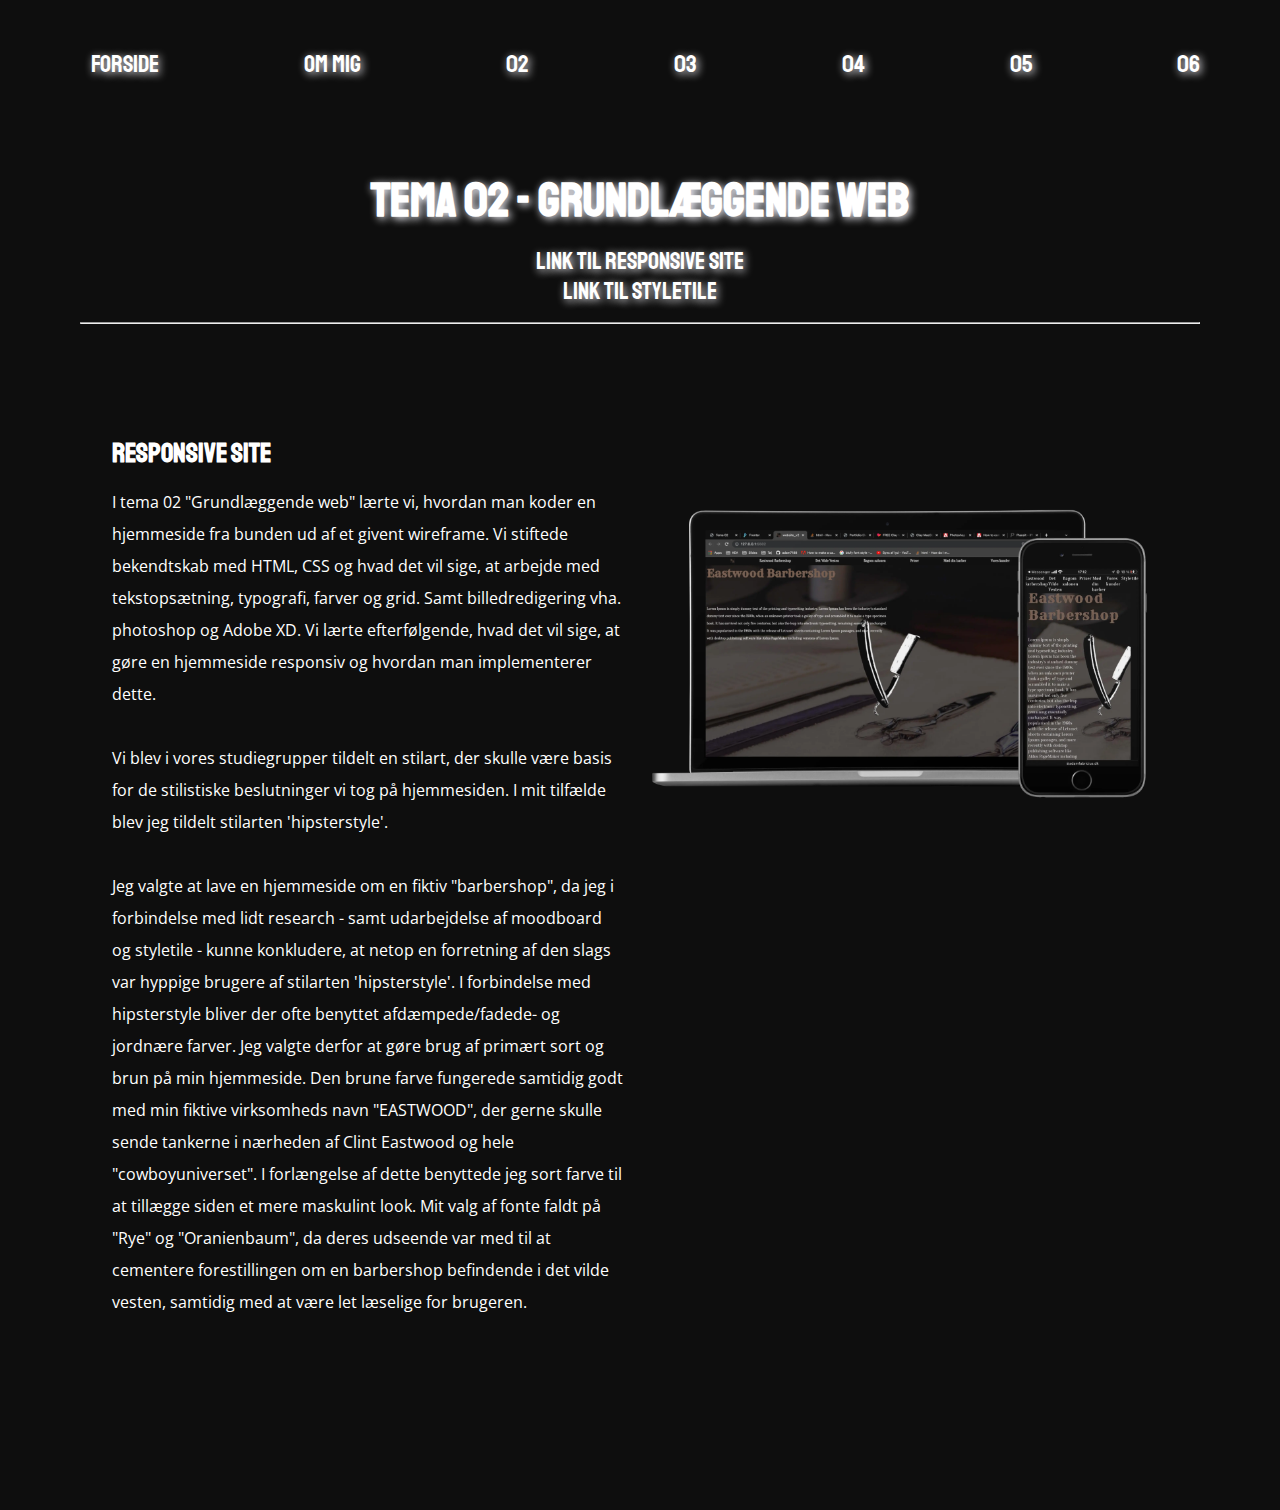
<file: 01.html>
<!DOCTYPE html>
<html lang="en">
<head>
    <meta charset="UTF-8">
    <meta http-equiv="X-UA-Compatible" content="IE=edge">
    <meta name="viewport" content="width=device-width, initial-scale=1.0">
    <link href="https://fonts.googleapis.com/css2?family=Open+Sans:wght@300&family=Staatliches&display=swap" rel="stylesheet">
    <link rel="stylesheet" href="css/styles.css">
    <link rel="stylesheet" href="css/01.css">
    <title>Tema 02</title>
    <link rel="icon" type="image/svg+xml" href="billeder/favicon_portfolio.svg">
</head>
<body>
    <header>
        <nav>
            <div id="menuknap">☰</div>
            <ul id="menu" class="hidden">
                <li><a href="index.html">FORSIDE</a></li>
                <li><a href="ommig.html">OM MIG</a></li>
                <li><a href="01.html">02</a></li>
                <li><a href="02.html">03</a></li>
                <li><a href="03.html">04</a></li>
                <li><a href="04.html">05</a></li>
                <li><a href="05.html">06</a></li>
            </ul>
        </nav>
    </header>
    <main>
        <section id="section_1">
            <div class="hoved">
                <h1>TEMA 02 - GRUNDLÆGGENDE WEB</h1>
            </div>
            <div class="links">
                <a href="https://adamfabricius.dk/kea/02_web/04_responsive/responsive_v2/index.html" target="_blank" rel="noreferrer noopener">LINK TIL RESPONSIVE SITE</a>
                <br>
                <a href="https://adamfabricius.dk/kea/02_web/04_responsive/responsive_v2/styletile.html" target="_blank" rel="noreferrer noopener">LINK TIL STYLETILE</a>
            </div>
        </section>
        <hr>
        <section id="section_2">
            <div class="tekst">
                <h3>Responsive site</h3>
                <p> I tema 02 "Grundlæggende web" lærte vi, hvordan man koder en hjemmeside fra bunden ud af et givent wireframe. Vi stiftede bekendtskab med HTML, CSS og hvad det vil sige, at arbejde med tekstopsætning, typografi, farver og grid. Samt billedredigering vha. photoshop og Adobe XD. Vi lærte efterfølgende, hvad det vil sige, at gøre en hjemmeside responsiv og hvordan man implementerer dette. <br> <br> Vi blev i vores studiegrupper tildelt en stilart, der skulle være basis for de stilistiske beslutninger vi tog på hjemmesiden. I mit tilfælde blev jeg tildelt stilarten 'hipsterstyle'. <br><br> Jeg valgte at lave en hjemmeside om en fiktiv "barbershop", da jeg i forbindelse med lidt research - samt udarbejdelse af moodboard og styletile - kunne konkludere, at netop en forretning af den slags var hyppige brugere af stilarten 'hipsterstyle'. I forbindelse med hipsterstyle bliver der ofte benyttet afdæmpede/fadede- og jordnære farver. Jeg valgte derfor at gøre brug af primært sort og brun på min hjemmeside. Den brune farve fungerede samtidig godt med min fiktive virksomheds navn "EASTWOOD", der gerne skulle sende tankerne i nærheden af Clint Eastwood og hele "cowboyuniverset". I forlængelse af dette benyttede jeg sort farve til at tillægge siden et mere maskulint look. Mit valg af fonte faldt på "Rye" og "Oranienbaum", da deres udseende var med til at cementere forestillingen om en barbershop befindende i det vilde vesten, samtidig med at være let læselige for brugeren. 
                </p>
            </div>
            <div class="b_1">
                <img src="billeder/02mockup.webp" alt="mockup">
            </div>
        </section>
    </main>
    <script src="index.js"></script>
</body>
</html>
</file>
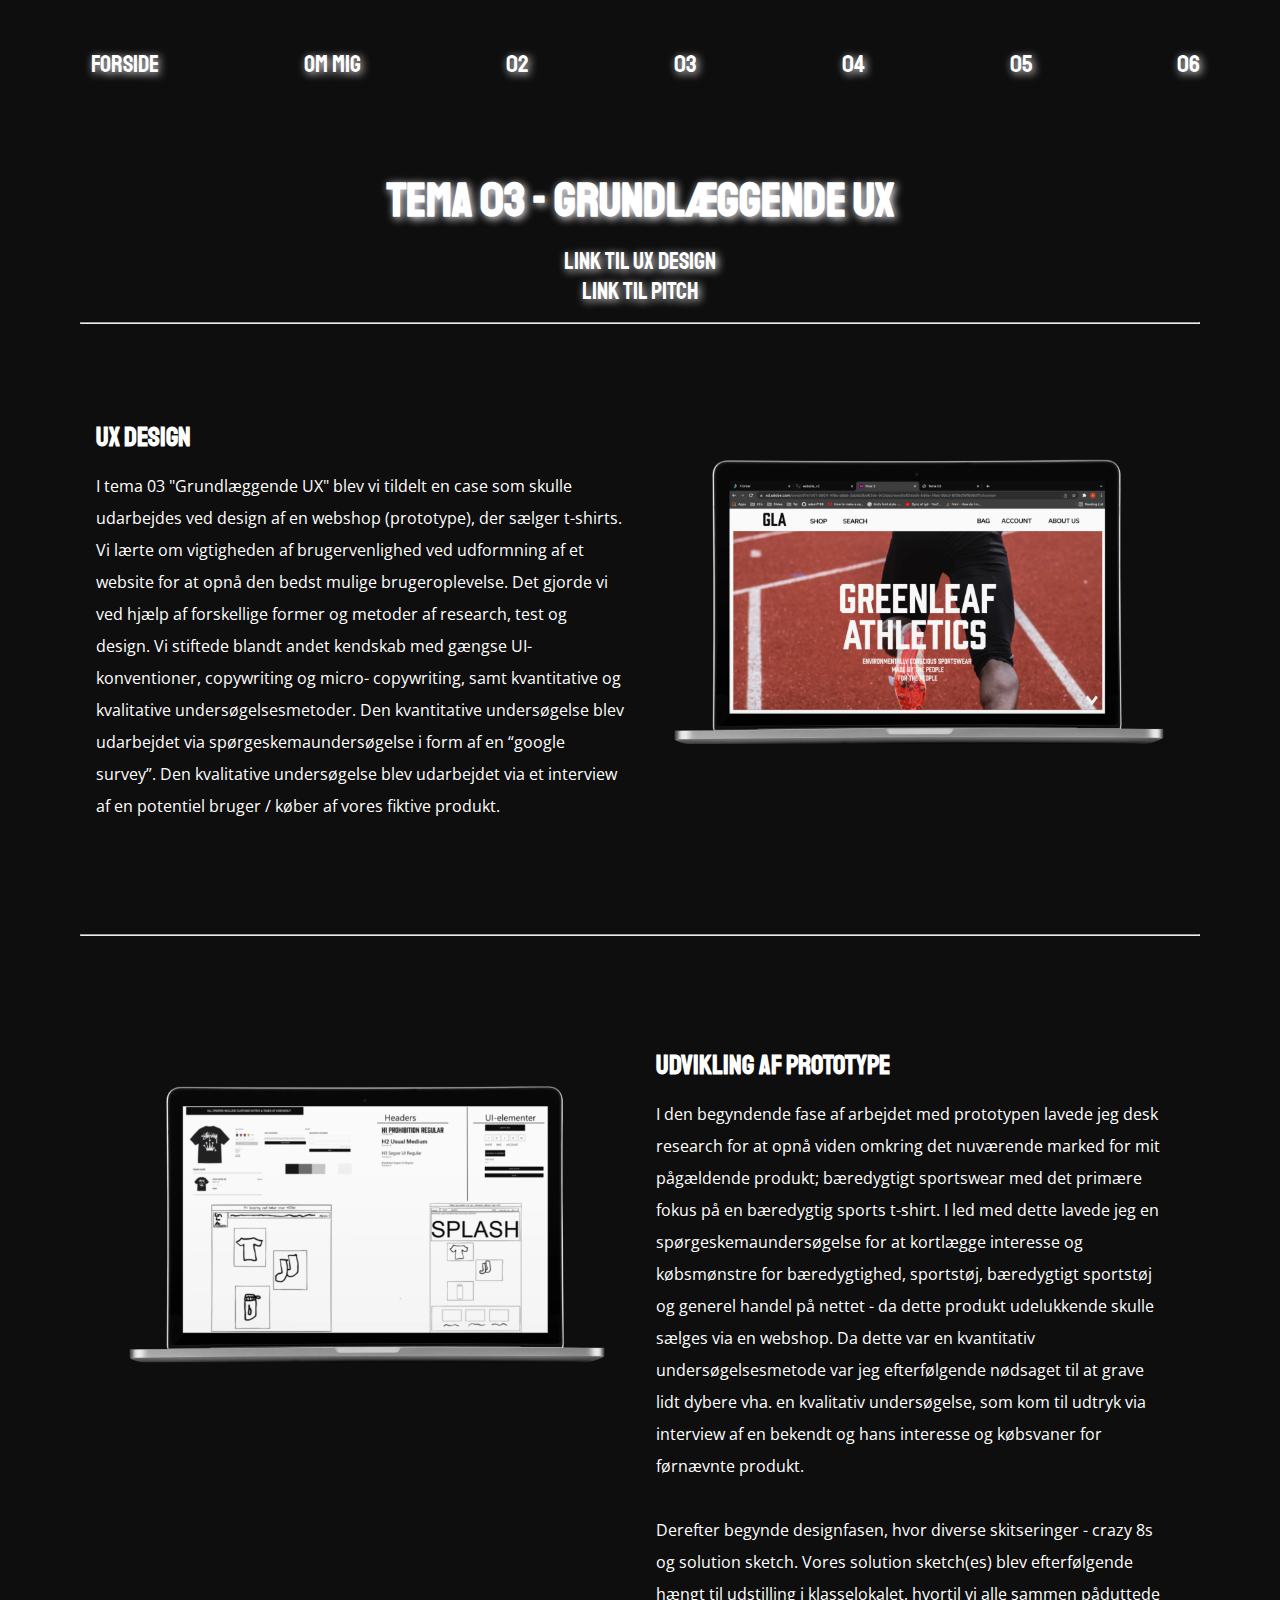
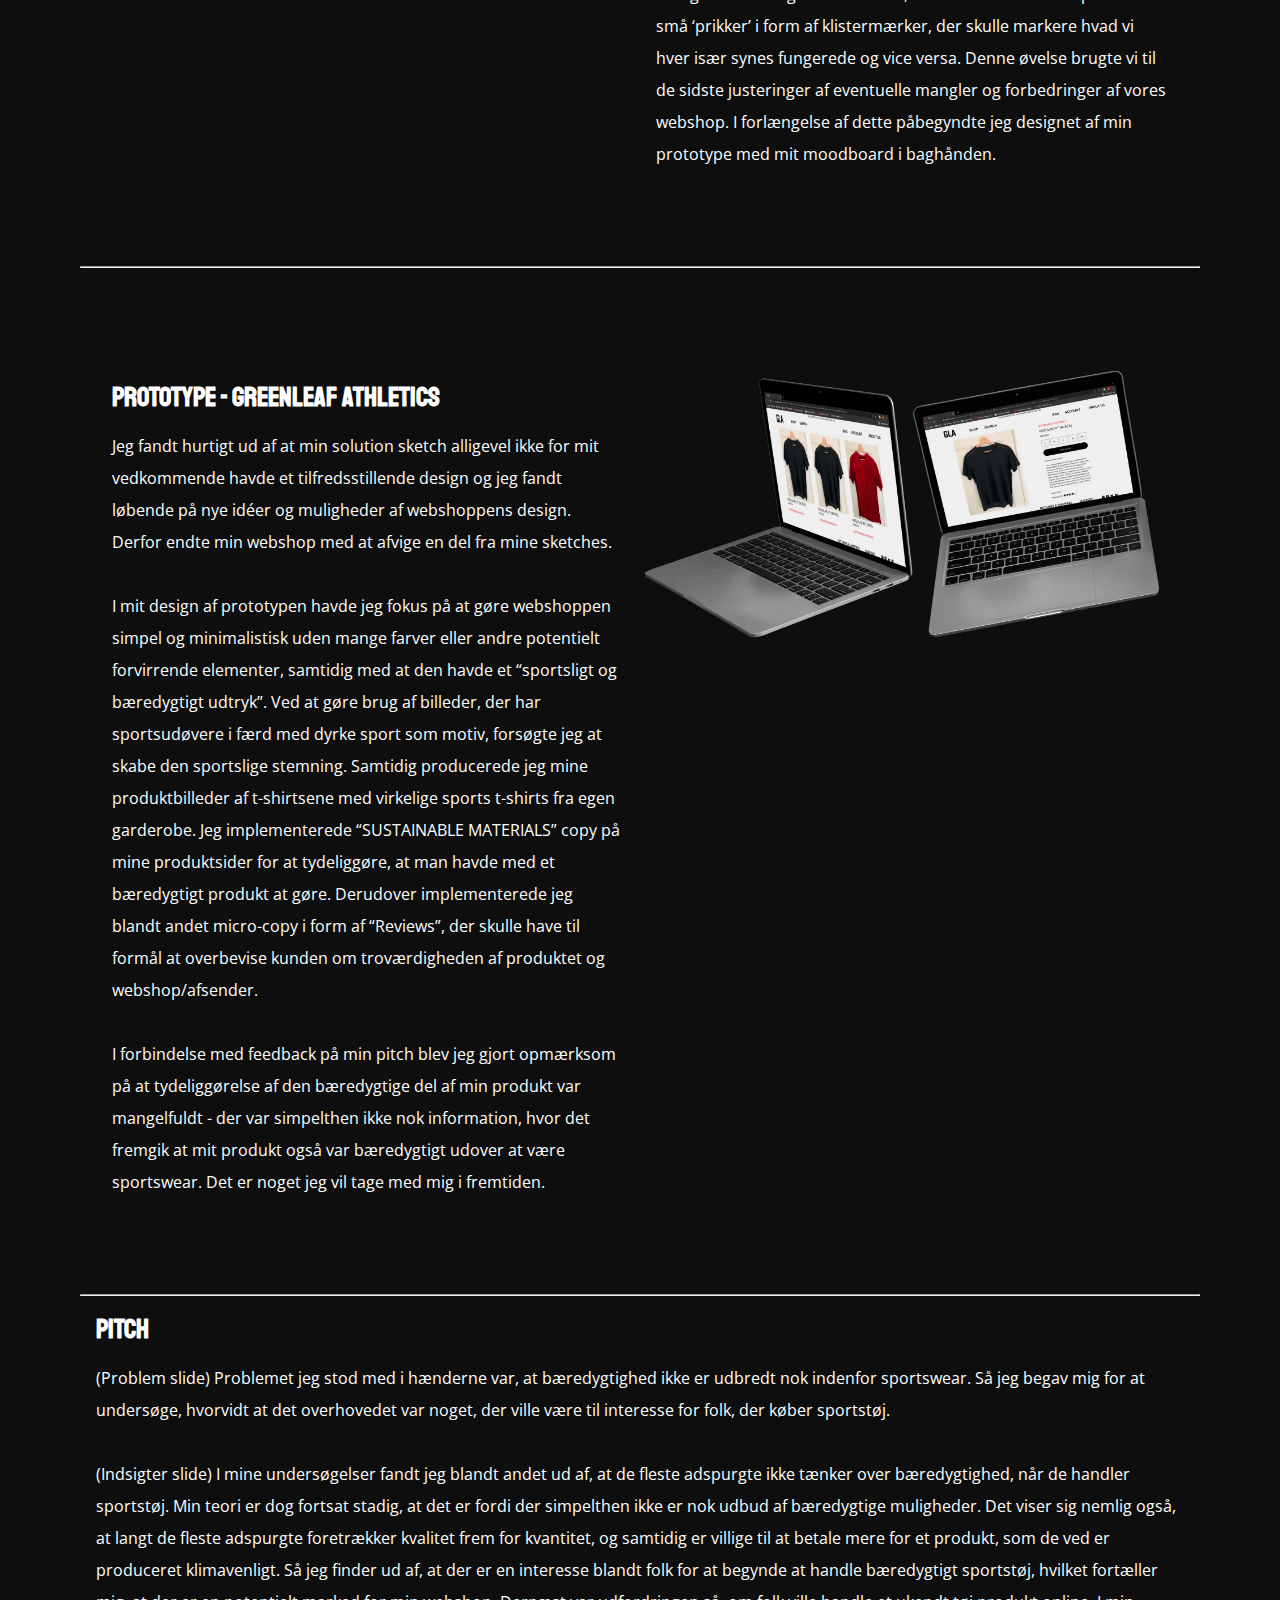
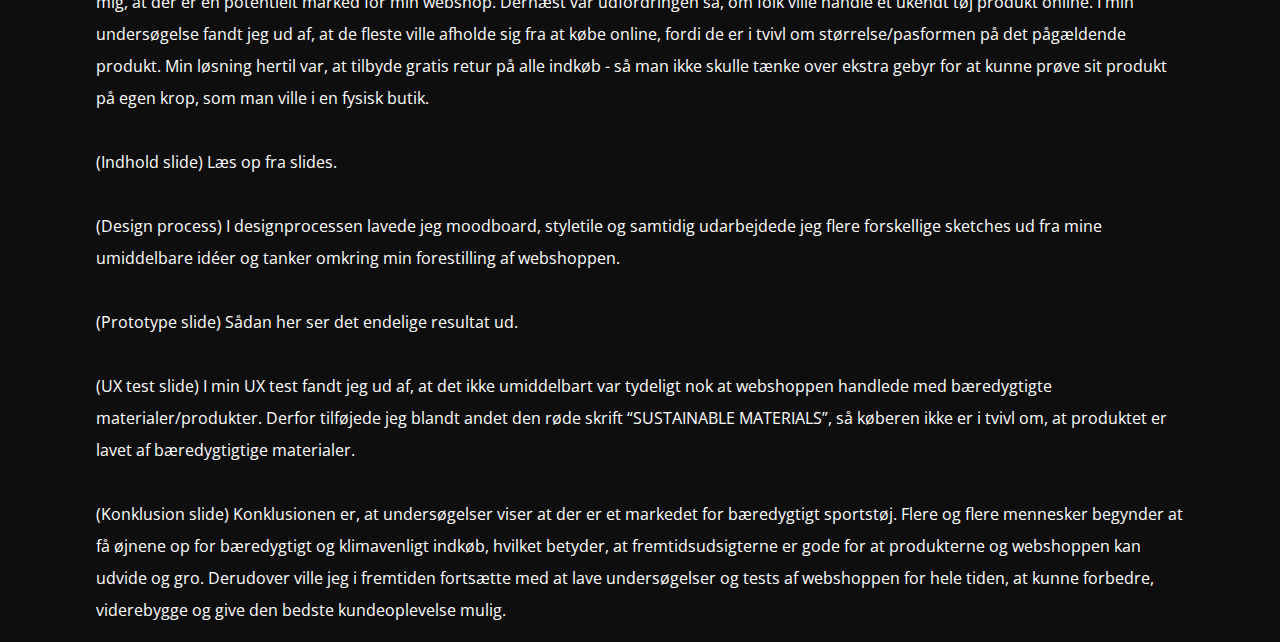
<file: 02.html>
<!DOCTYPE html>
<html lang="en">
<head>
    <meta charset="UTF-8">
    <meta http-equiv="X-UA-Compatible" content="IE=edge">
    <meta name="viewport" content="width=device-width, initial-scale=1.0">
    <link href="https://fonts.googleapis.com/css2?family=Open+Sans:wght@300&family=Staatliches&display=swap" rel="stylesheet">
    <link rel="stylesheet" href="css/styles.css">
    <link rel="stylesheet" href="css/02.css">
    <title>Tema 03</title>
    <link rel="icon" type="image/svg+xml" href="billeder/favicon_portfolio.svg">
</head>
<body>
    <header>
        <nav>
            <div id="menuknap">☰</div>
            <ul id="menu" class="hidden">
                <li><a href="index.html">FORSIDE</a></li>
                <li><a href="ommig.html">OM MIG</a></li>
                <li><a href="01.html">02</a></li>
                <li><a href="02.html">03</a></li>
                <li><a href="03.html">04</a></li>
                <li><a href="04.html">05</a></li>
                <li><a href="05.html">06</a></li>
            </ul>
        </nav>
    </header>
    <main>
        <section id="section_1">
            <div class="hoved">
                <h1>TEMA 03 - GRUNDLÆGGENDE UX</h1>
            </div>
            <div class="links">
                <a href="https://xd.adobe.com/view/c97e7c01-0804-4f8a-a9a5-2eb5a3bd63de-9c2d/screen/30fcf87d-be7d-4686-8448-f9f7583811c3" target="_blank" rel="noreferrer noopener">LINK TIL UX DESIGN</a>
                <br>
                <a href="billeder/UX_Pitch_slideshow.pdf" target="_blank" rel="noreferrer noopener">LINK TIL PITCH</a>
            </div>
        </section>
        <hr>
        <section id="section_2">
            <div class="tekst">
                <h3>UX DESIGN</h3>
                <p>I tema 03 "Grundlæggende UX" blev vi tildelt en case som skulle udarbejdes ved design af en webshop (prototype), der sælger t-shirts. Vi lærte om vigtigheden af brugervenlighed ved udformning af et website for at opnå den bedst mulige brugeroplevelse. Det gjorde vi ved hjælp af forskellige former og metoder af research, test og design. Vi stiftede blandt andet kendskab med gængse UI-konventioner, copywriting og micro- copywriting, samt kvantitative og kvalitative undersøgelsesmetoder. Den kvantitative undersøgelse blev udarbejdet via spørgeskemaundersøgelse i form af en “google survey”. Den kvalitative undersøgelse blev udarbejdet via et interview af en potentiel bruger / køber af vores fiktive produkt. </p>
            </div>
            <div class="b_1">
                <img src="billeder/03_mockup.webp" alt="mockup">
            </div>
        </section>
        <hr>
        <section id="section_3">
            <div class="b_2">
                <img src="billeder/05_mockup.webp" alt="mockup2">
            </div>
            <div class="tekst_2">
                <h3>UDVIKLING AF PROTOTYPE</h3>
                <p>I den begyndende fase af arbejdet med prototypen lavede jeg desk research for at opnå viden omkring det nuværende marked for mit pågældende produkt; bæredygtigt sportswear med det primære fokus på en bæredygtig sports t-shirt. I led med dette lavede jeg en spørgeskemaundersøgelse for at kortlægge interesse og købsmønstre for bæredygtighed, sportstøj, bæredygtigt sportstøj og generel handel på nettet - da dette produkt udelukkende skulle sælges via en webshop. Da dette var en kvantitativ undersøgelsesmetode var jeg efterfølgende nødsaget til at grave lidt dybere vha. en kvalitativ undersøgelse, som kom til udtryk via interview af en bekendt og hans interesse og købsvaner for førnævnte produkt. <br><br> Derefter begynde designfasen, hvor diverse skitseringer - crazy 8s og solution sketch. Vores solution sketch(es) blev efterfølgende hængt til udstilling i klasselokalet, hvortil vi alle sammen påduttede små ‘prikker’ i form af klistermærker, der skulle markere hvad vi hver især synes fungerede og vice versa. Denne øvelse brugte vi til de sidste justeringer af eventuelle mangler og forbedringer af vores webshop. I forlængelse af dette påbegyndte jeg designet af min prototype med mit moodboard i baghånden. </p>
            </div>
        </section>
        <hr>
        <section id="section_4">
            <div class="tekst_3">
                <h3>PROTOTYPE - GREENLEAF ATHLETICS</h3>
                <p>Jeg fandt hurtigt ud af at min solution sketch alligevel ikke for mit vedkommende havde et tilfredsstillende design og jeg fandt løbende på nye idéer og muligheder af webshoppens design. Derfor endte min webshop med at afvige en del fra mine sketches. <br><br> I mit design af prototypen havde jeg fokus på at gøre webshoppen simpel og minimalistisk uden mange farver eller andre potentielt forvirrende elementer, samtidig med at den havde et “sportsligt og bæredygtigt udtryk”. Ved at gøre brug af billeder, der har sportsudøvere i færd med dyrke sport som motiv, forsøgte jeg at skabe den sportslige stemning. Samtidig producerede jeg mine produktbilleder af t-shirtsene med virkelige sports t-shirts fra egen garderobe. Jeg implementerede “SUSTAINABLE MATERIALS” copy på mine produktsider for at tydeliggøre, at man havde med et bæredygtigt produkt at gøre. Derudover implementerede jeg blandt andet micro-copy i form af “Reviews”, der skulle have til formål at overbevise kunden om troværdigheden af produktet og webshop/afsender. <br><br> I forbindelse med feedback på min pitch blev jeg gjort opmærksom på at tydeliggørelse af den bæredygtige del af min produkt var mangelfuldt - der var simpelthen ikke nok information, hvor det fremgik at mit produkt også var bæredygtigt udover at være sportswear. Det er noget jeg vil tage med mig i fremtiden. </p>
            </div>
            <div class="b_3">
                <img src="billeder/04_mockup.webp" alt="designproces">
            </div>
        </section>
        <hr>
        <section id="section_5">
            <div class="tekst_4">
                <h3>PITCH</h3>
                <p>(Problem slide) 
                    Problemet jeg stod med i hænderne var, at bæredygtighed ikke er udbredt nok indenfor sportswear. Så jeg begav mig for at undersøge, hvorvidt at det overhovedet var noget, der ville være til interesse for folk, der køber sportstøj. <br><br> (Indsigter slide) I mine undersøgelser fandt jeg blandt andet ud af, at de fleste adspurgte ikke tænker over bæredygtighed, når de handler sportstøj. Min teori er dog fortsat stadig, at det er fordi der simpelthen ikke er nok udbud af bæredygtige muligheder. Det viser sig nemlig også, at langt de fleste adspurgte foretrækker kvalitet frem for kvantitet, og samtidig er villige til at betale mere for et produkt, som de ved er produceret klimavenligt. Så jeg finder ud af, at der er en interesse blandt folk for at begynde at handle bæredygtigt sportstøj, hvilket fortæller mig, at der er en potentielt marked for min webshop. Dernæst var udfordringen så, om folk ville handle et ukendt tøj produkt online. I min undersøgelse fandt jeg ud af, at de fleste ville afholde sig fra at købe online, fordi de er i tvivl om størrelse/pasformen på det pågældende produkt. Min løsning hertil var, at tilbyde gratis retur på alle indkøb - så man ikke skulle tænke over ekstra gebyr for at kunne prøve sit produkt på egen krop, som man ville i en fysisk butik. <br><br>(Indhold slide) Læs op fra slides. <br><br>(Design process) I designprocessen lavede jeg moodboard, styletile og samtidig udarbejdede jeg flere forskellige sketches ud fra mine umiddelbare idéer og tanker omkring min forestilling af webshoppen. <br><br>(Prototype slide) Sådan her ser det endelige resultat ud. <br><br>(UX test slide) I min UX test fandt jeg ud af, at det ikke umiddelbart var tydeligt nok at webshoppen handlede med bæredygtigte materialer/produkter. Derfor tilføjede jeg blandt andet den røde skrift “SUSTAINABLE MATERIALS”, så køberen ikke er i tvivl om, at produktet er lavet af bæredygtigtige materialer. <br><br>(Konklusion slide) Konklusionen er, at undersøgelser viser at der er et markedet for bæredygtigt sportstøj. Flere og flere mennesker begynder at få øjnene op for bæredygtigt og klimavenligt indkøb, hvilket betyder, at fremtidsudsigterne er gode for at produkterne og webshoppen kan udvide og gro. Derudover ville jeg i fremtiden fortsætte med at lave undersøgelser og tests af webshoppen for hele tiden, at kunne forbedre, viderebygge og give den bedste kundeoplevelse mulig. 
                    </p>
            </div>
        </section>
    </main>
    <script src="index.js"></script>
</body>
</html>
</file>
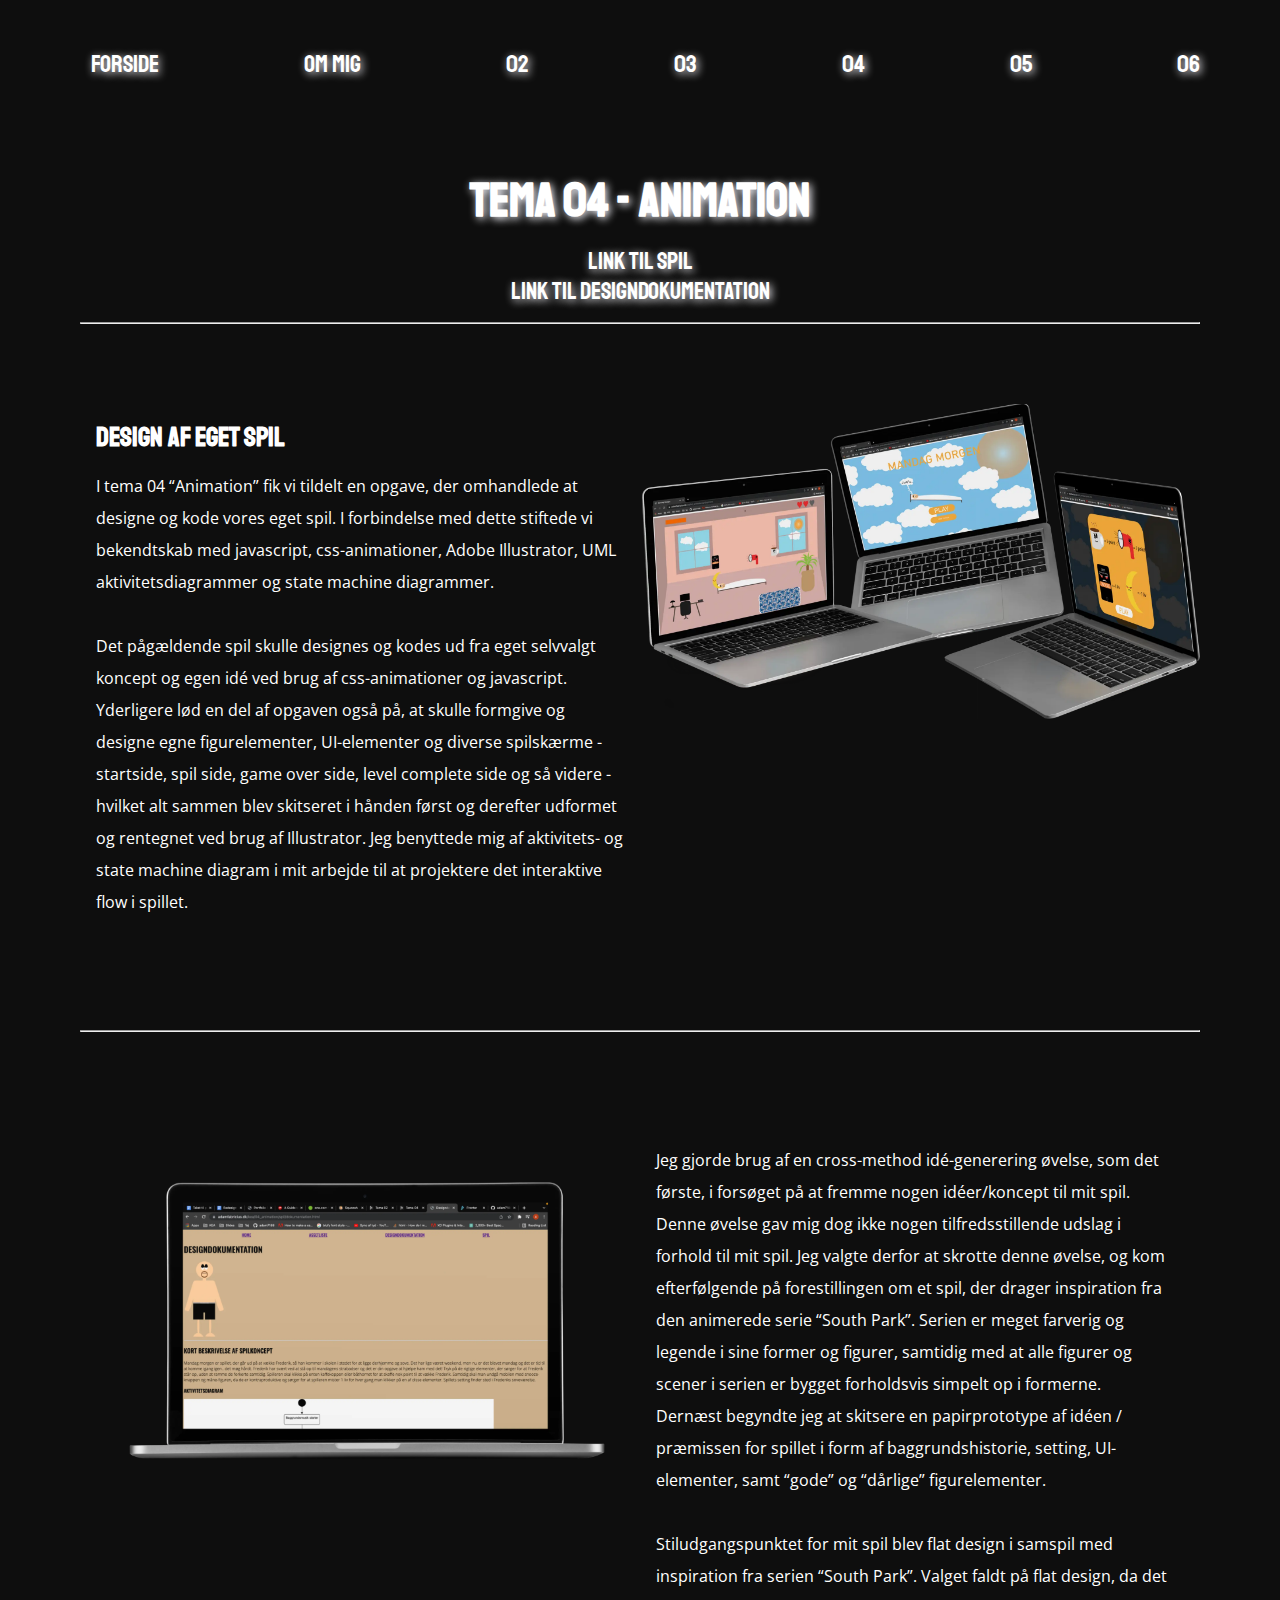
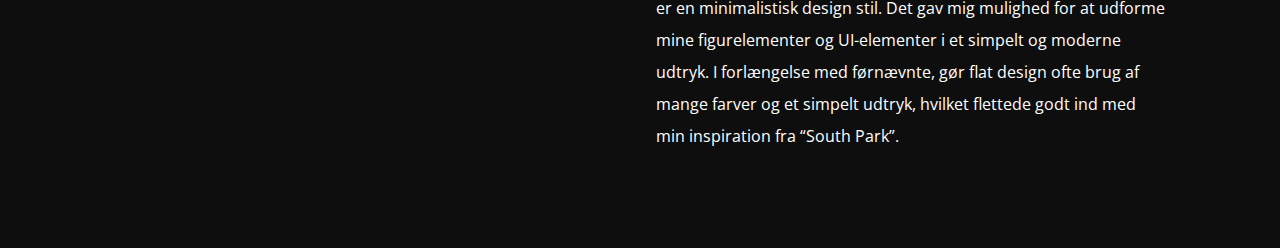
<file: 03.html>
<!DOCTYPE html>
<html lang="en">
<head>
    <meta charset="UTF-8">
    <meta http-equiv="X-UA-Compatible" content="IE=edge">
    <meta name="viewport" content="width=device-width, initial-scale=1.0">
    <link href="https://fonts.googleapis.com/css2?family=Open+Sans:wght@300&family=Staatliches&display=swap" rel="stylesheet">
    <link rel="stylesheet" href="css/styles.css">
    <link rel="stylesheet" href="css/03.css">
    <link rel="icon" type="image/svg+xml" href="billeder/favicon_portfolio.svg">
    <title>Tema 04</title>
</head>
<body>
    <header>
        <nav>
            <div id="menuknap">☰</div>
            <ul id="menu" class="hidden">
                <li><a href="index.html">FORSIDE</a></li>
                <li><a href="ommig.html">OM MIG</a></li>
                <li><a href="01.html">02</a></li>
                <li><a href="02.html">03</a></li>
                <li><a href="03.html">04</a></li>
                <li><a href="04.html">05</a></li>
                <li><a href="05.html">06</a></li>
            </ul>
        </nav>
    </header>
    <main>
        <section id="section_1">
            <div class="hoved">
                <h1>TEMA 04 - ANIMATION</h1>
            </div>
            <div class="links">
                <a href="https://adamfabricius.dk/kea/04_animation/spil/spil.html" target="_blank" rel="noreferrer noopener">LINK TIL SPIL</a>
                <br>
                <a href="https://adamfabricius.dk/kea/04_animation/spil/index.html" target="_blank" rel="noreferrer noopener">LINK TIL DESIGNDOKUMENTATION</a>
            </div>
        </section>
        <hr>
        <section id="section_2">
            <div class="tekst">
                <h3>DESIGN AF EGET SPIL</h3>
                <p>I tema 04 “Animation” fik vi tildelt en opgave, der omhandlede at designe og kode vores eget spil. I forbindelse med dette stiftede vi bekendtskab med javascript, css-animationer, Adobe Illustrator, UML aktivitetsdiagrammer og state machine diagrammer. <br><br> Det pågældende spil skulle designes og kodes ud fra eget selvvalgt koncept og egen idé ved brug af css-animationer og javascript. Yderligere lød en del af opgaven også på, at skulle formgive og designe egne figurelementer, UI-elementer og diverse spilskærme - startside, spil side, game over side, level complete side og så videre - hvilket alt sammen blev skitseret i hånden først og derefter udformet og rentegnet ved brug af Illustrator. Jeg benyttede mig af aktivitets- og state machine diagram i mit arbejde til at projektere det interaktive flow i spillet.</p>
            </div>
            <div class="b_1">
                <img src="billeder/06_animation_mockup.webp" alt="spil">
            </div>
        </section>
        <hr>
        <section id="section_3">
            <div class="b_2">
                <img src="billeder/08_mockup.webp" alt="mockup2">
            </div>
            <div class="tekst_2">
                <p>Jeg gjorde brug af en cross-method idé-generering øvelse, som det første, i forsøget på at fremme nogen idéer/koncept til mit spil. Denne øvelse gav mig dog ikke nogen tilfredsstillende udslag i forhold til mit spil. Jeg valgte derfor at skrotte denne øvelse, og kom efterfølgende på forestillingen om et spil, der drager inspiration fra den animerede serie “South Park”. Serien er meget farverig og legende i sine former og figurer, samtidig med at alle figurer og scener i serien er bygget forholdsvis simpelt op i formerne. Dernæst begyndte jeg at skitsere en papirprototype af idéen / præmissen for spillet i form af baggrundshistorie, setting, UI-elementer, samt “gode” og “dårlige” figurelementer. <br><br> Stiludgangspunktet for mit spil blev flat design i samspil med inspiration fra serien “South Park”. Valget faldt på flat design, da det er en minimalistisk design stil. Det gav mig mulighed for at udforme mine figurelementer og UI-elementer i et simpelt og moderne udtryk. I forlængelse med førnævnte, gør flat design ofte brug af mange farver og et simpelt udtryk, hvilket flettede godt ind med min inspiration fra “South Park”.</p>
            </div>
        </section>  
    </main>
    <script src="index.js"></script>
</body>
</html>
</file>
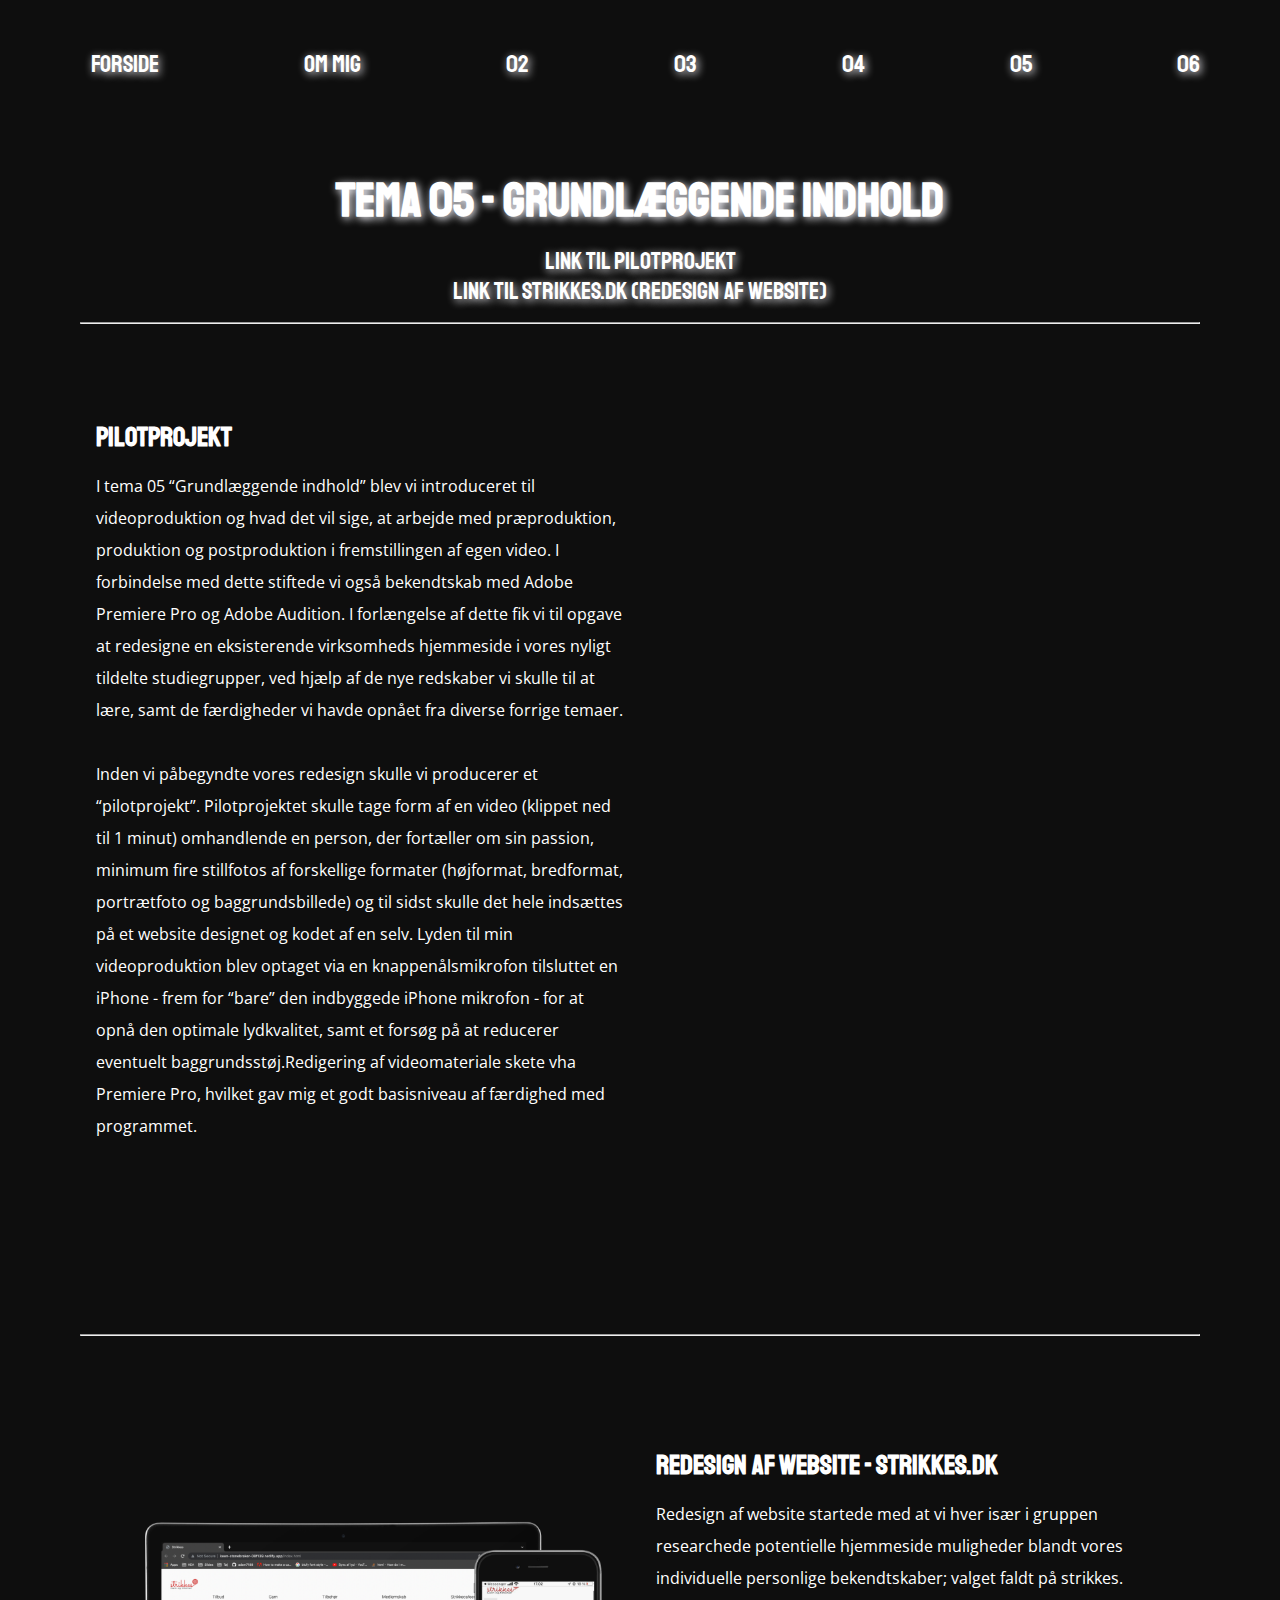
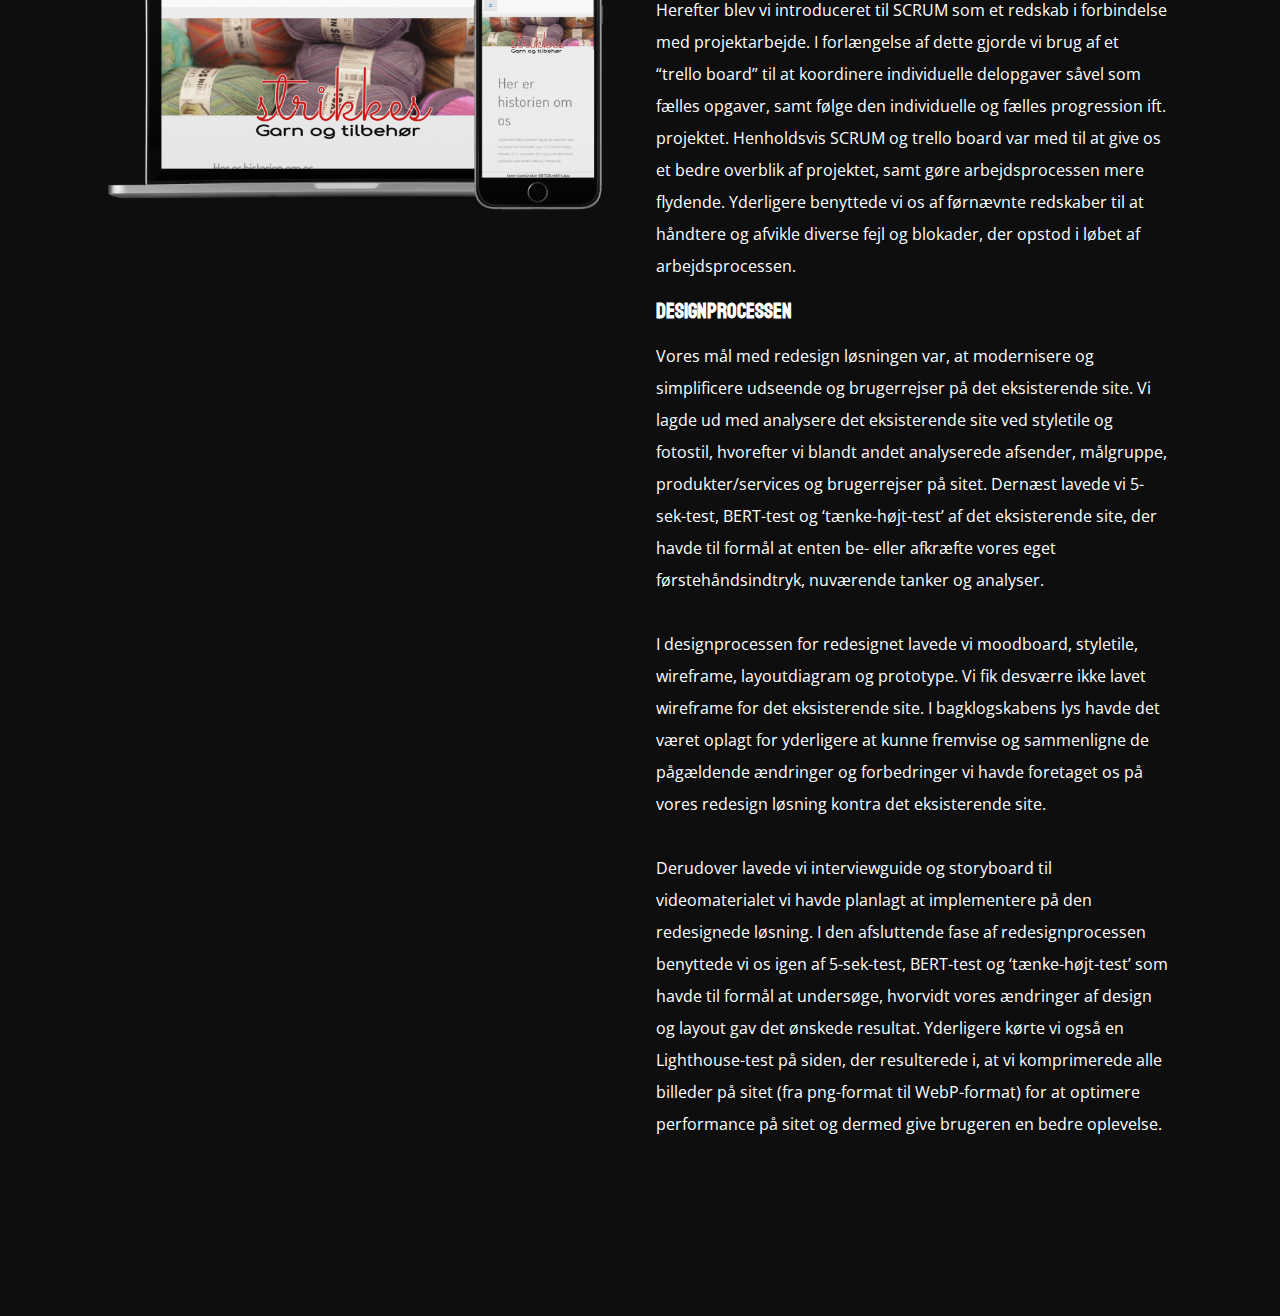
<file: 04.html>
<!DOCTYPE html>
<html lang="en">
<head>
    <meta charset="UTF-8">
    <meta http-equiv="X-UA-Compatible" content="IE=edge">
    <meta name="viewport" content="width=device-width, initial-scale=1.0">
    <link href="https://fonts.googleapis.com/css2?family=Open+Sans:wght@300&family=Staatliches&display=swap" rel="stylesheet">
    <link rel="stylesheet" href="css/styles.css">
    <link rel="stylesheet" href="css/04.css">
    <link rel="icon" type="image/svg+xml" href="billeder/favicon_portfolio.svg">
    <title>Tema 05</title>
</head>
<body>
    <header>
        <nav>
            <div id="menuknap">☰</div>
            <ul id="menu" class="hidden">
                <li><a href="index.html">FORSIDE</a></li>
                <li><a href="ommig.html">OM MIG</a></li>
                <li><a href="01.html">02</a></li>
                <li><a href="02.html">03</a></li>
                <li><a href="03.html">04</a></li>
                <li><a href="04.html">05</a></li>
                <li><a href="05.html">06</a></li>
            </ul>
        </nav>
    </header>
    <main>
        <section id="section_1">
            <div class="hoved">
                <h1>TEMA 05 - GRUNDLÆGGENDE INDHOLD</h1>
            </div>
            <div class="links">
                <a href="https://adam7188.github.io/Pilotprojekt/" target="_blank" rel="noreferrer noopener">LINK TIL PILOTPROJEKT</a>
                <br>
                <a href="https://keen-stonebraker-08f139.netlify.app/index.html" target="_blank" rel="noreferrer noopener">LINK TIL STRIKKES.DK (REDESIGN AF WEBSITE)</a>
            </div>
        </section>
        <hr>
        <section id="section_2">
            <div class="tekst">
                <h3>PILOTPROJEKT</h3>
                <p>I tema 05 “Grundlæggende indhold” blev vi introduceret til videoproduktion og hvad det vil sige, at arbejde med præproduktion, produktion og postproduktion i fremstillingen af egen video. I forbindelse med dette stiftede vi også bekendtskab med Adobe Premiere Pro og Adobe Audition. I forlængelse af dette fik vi til opgave at redesigne en eksisterende virksomheds hjemmeside i vores nyligt tildelte studiegrupper, ved hjælp af de nye redskaber vi skulle til at lære, samt de færdigheder vi havde opnået fra diverse forrige temaer. <br><br> Inden vi påbegyndte vores redesign skulle vi producerer et “pilotprojekt”. Pilotprojektet skulle tage form af en video (klippet ned til 1 minut) omhandlende en person, der fortæller om sin passion, minimum fire stillfotos af forskellige formater (højformat, bredformat, portrætfoto og baggrundsbillede) og til sidst skulle det hele indsættes på et website designet og kodet af en selv. Lyden til min videoproduktion blev optaget via en knappenålsmikrofon tilsluttet en iPhone - frem for “bare” den indbyggede iPhone mikrofon - for at opnå den optimale lydkvalitet, samt et forsøg på at reducerer eventuelt baggrundsstøj.Redigering af videomateriale skete vha Premiere Pro, hvilket gav mig et godt basisniveau af færdighed med programmet.</p>
            </div>
            <div class="b_1">
                <iframe class="video" width="560" height="315" src="https://www.youtube.com/embed/_1DsI6qDzY0" title="YouTube video player" allow="accelerometer; autoplay; clipboard-write; encrypted-media; gyroscope; picture-in-picture" allowfullscreen></iframe>
            </div>
        </section>
        <hr>
        <section id="section_3">
            <div class="b_2">
                <img src="billeder/07_indhold_mockup.png" alt="strikkes">
            </div>
            <div class="tekst_2">
                <h3>REDESIGN AF WEBSITE - STRIKKES.DK</h3>
                <p>Redesign af website startede med at vi hver især i gruppen researchede potentielle hjemmeside muligheder blandt vores individuelle personlige bekendtskaber; valget faldt på strikkes. Herefter blev vi introduceret til SCRUM som et redskab i forbindelse med projektarbejde. I forlængelse af dette gjorde vi brug af et “trello board” til at koordinere individuelle delopgaver såvel som fælles opgaver, samt følge den individuelle og fælles progression ift. projektet. Henholdsvis SCRUM og trello board var med til at give os et bedre overblik af projektet, samt gøre arbejdsprocessen mere flydende. Yderligere benyttede vi os af førnævnte redskaber til at håndtere og afvikle diverse fejl og blokader, der opstod i løbet af arbejdsprocessen.</p>
                <h4>Designprocessen</h4>
                <p>Vores mål med redesign løsningen var, at modernisere og simplificere udseende og brugerrejser på det eksisterende site. Vi lagde ud med analysere det eksisterende site ved styletile og fotostil, hvorefter vi blandt andet analyserede afsender, målgruppe, produkter/services og brugerrejser på sitet. Dernæst lavede vi 5-sek-test, BERT-test og ‘tænke-højt-test’ af det eksisterende site, der havde til formål at enten be- eller afkræfte vores eget førstehåndsindtryk, nuværende tanker og analyser. <br><br> I designprocessen for redesignet lavede vi moodboard, styletile, wireframe, layoutdiagram og prototype. Vi fik desværre ikke lavet wireframe for det eksisterende site. I bagklogskabens lys havde det været oplagt for yderligere at kunne fremvise og sammenligne de pågældende ændringer og forbedringer vi havde foretaget os på vores redesign løsning kontra det eksisterende site. <br><br> Derudover lavede vi interviewguide og storyboard til videomaterialet vi havde planlagt at implementere på den redesignede løsning. I den afsluttende fase af redesignprocessen benyttede vi os igen af 5-sek-test, BERT-test og ‘tænke-højt-test’ som havde til formål at undersøge, hvorvidt vores ændringer af design og layout gav det ønskede resultat. Yderligere kørte vi også en Lighthouse-test på siden, der resulterede i, at vi komprimerede alle billeder på sitet (fra png-format til WebP-format) for at optimere performance på sitet og dermed give brugeren en bedre oplevelse.</p>
            </div>
        </section>  
    </main>
    <script src="index.js"></script>
</body>
</html>
</file>
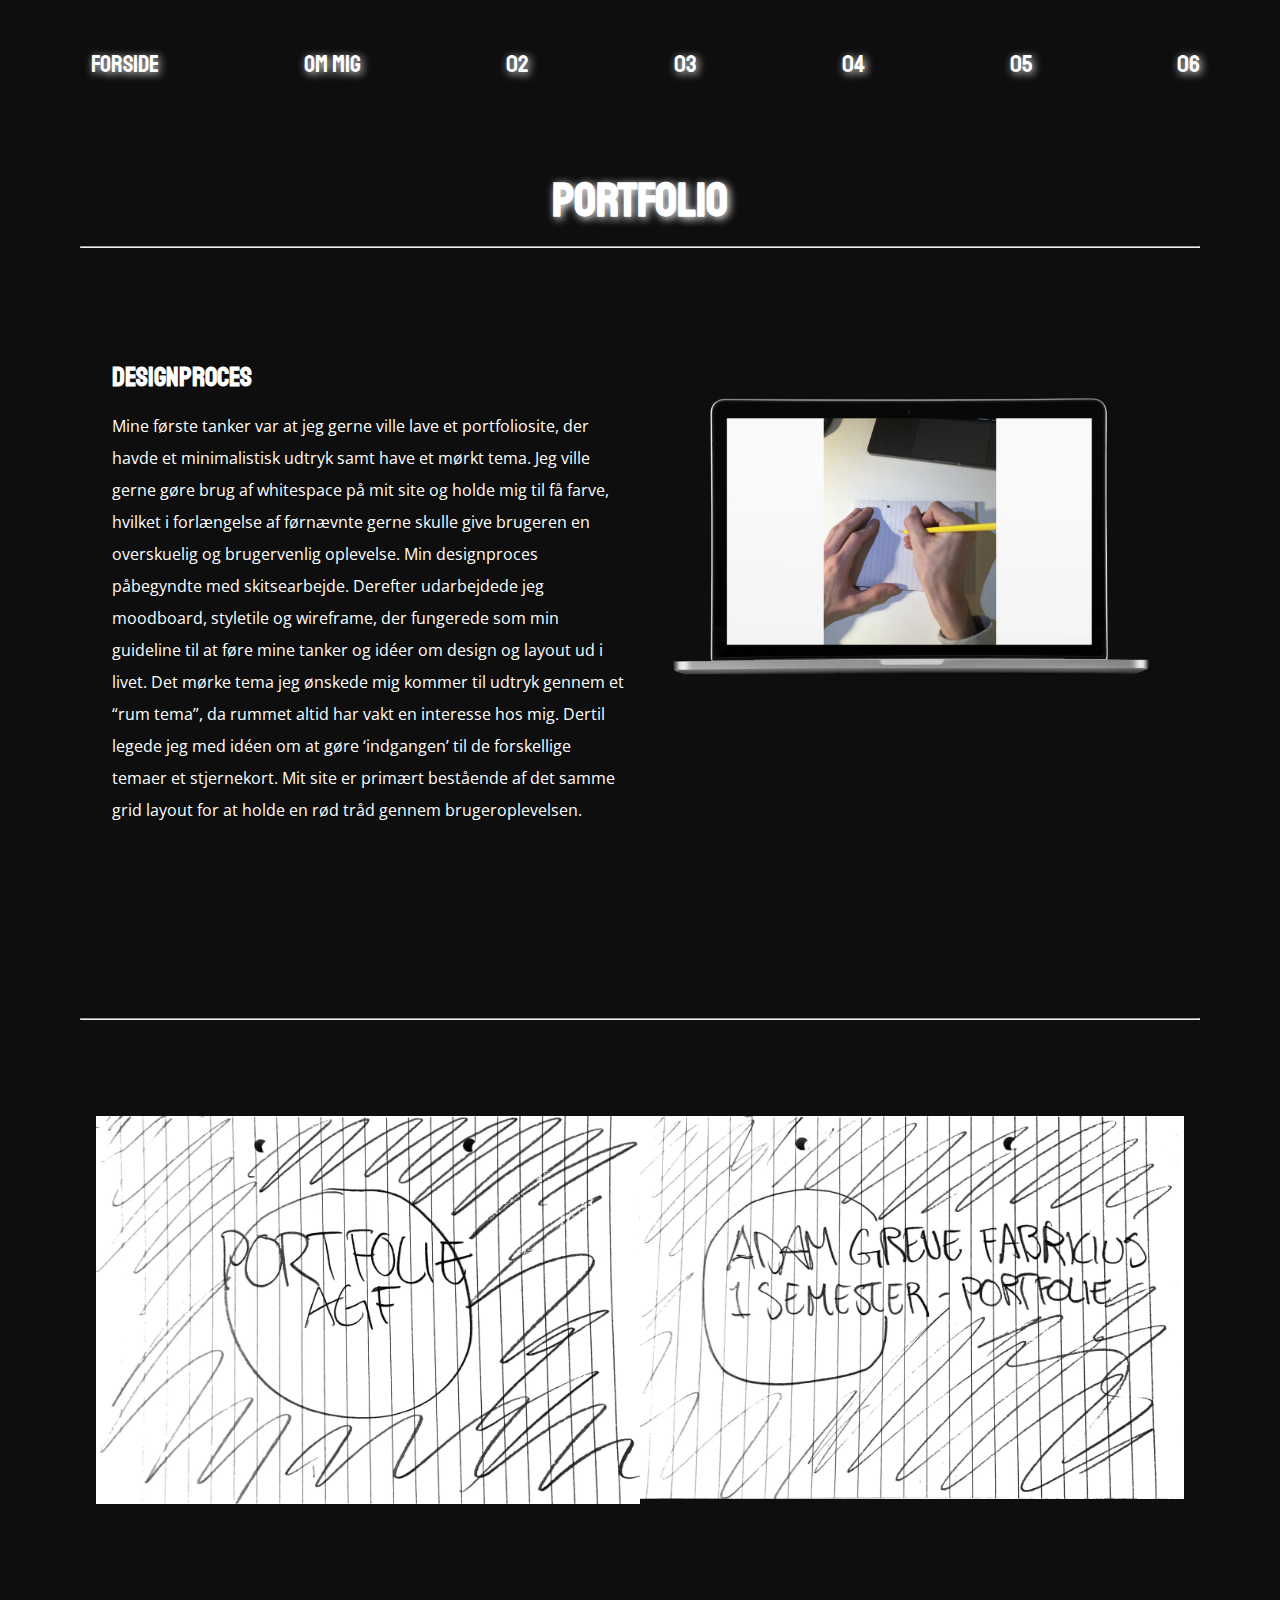
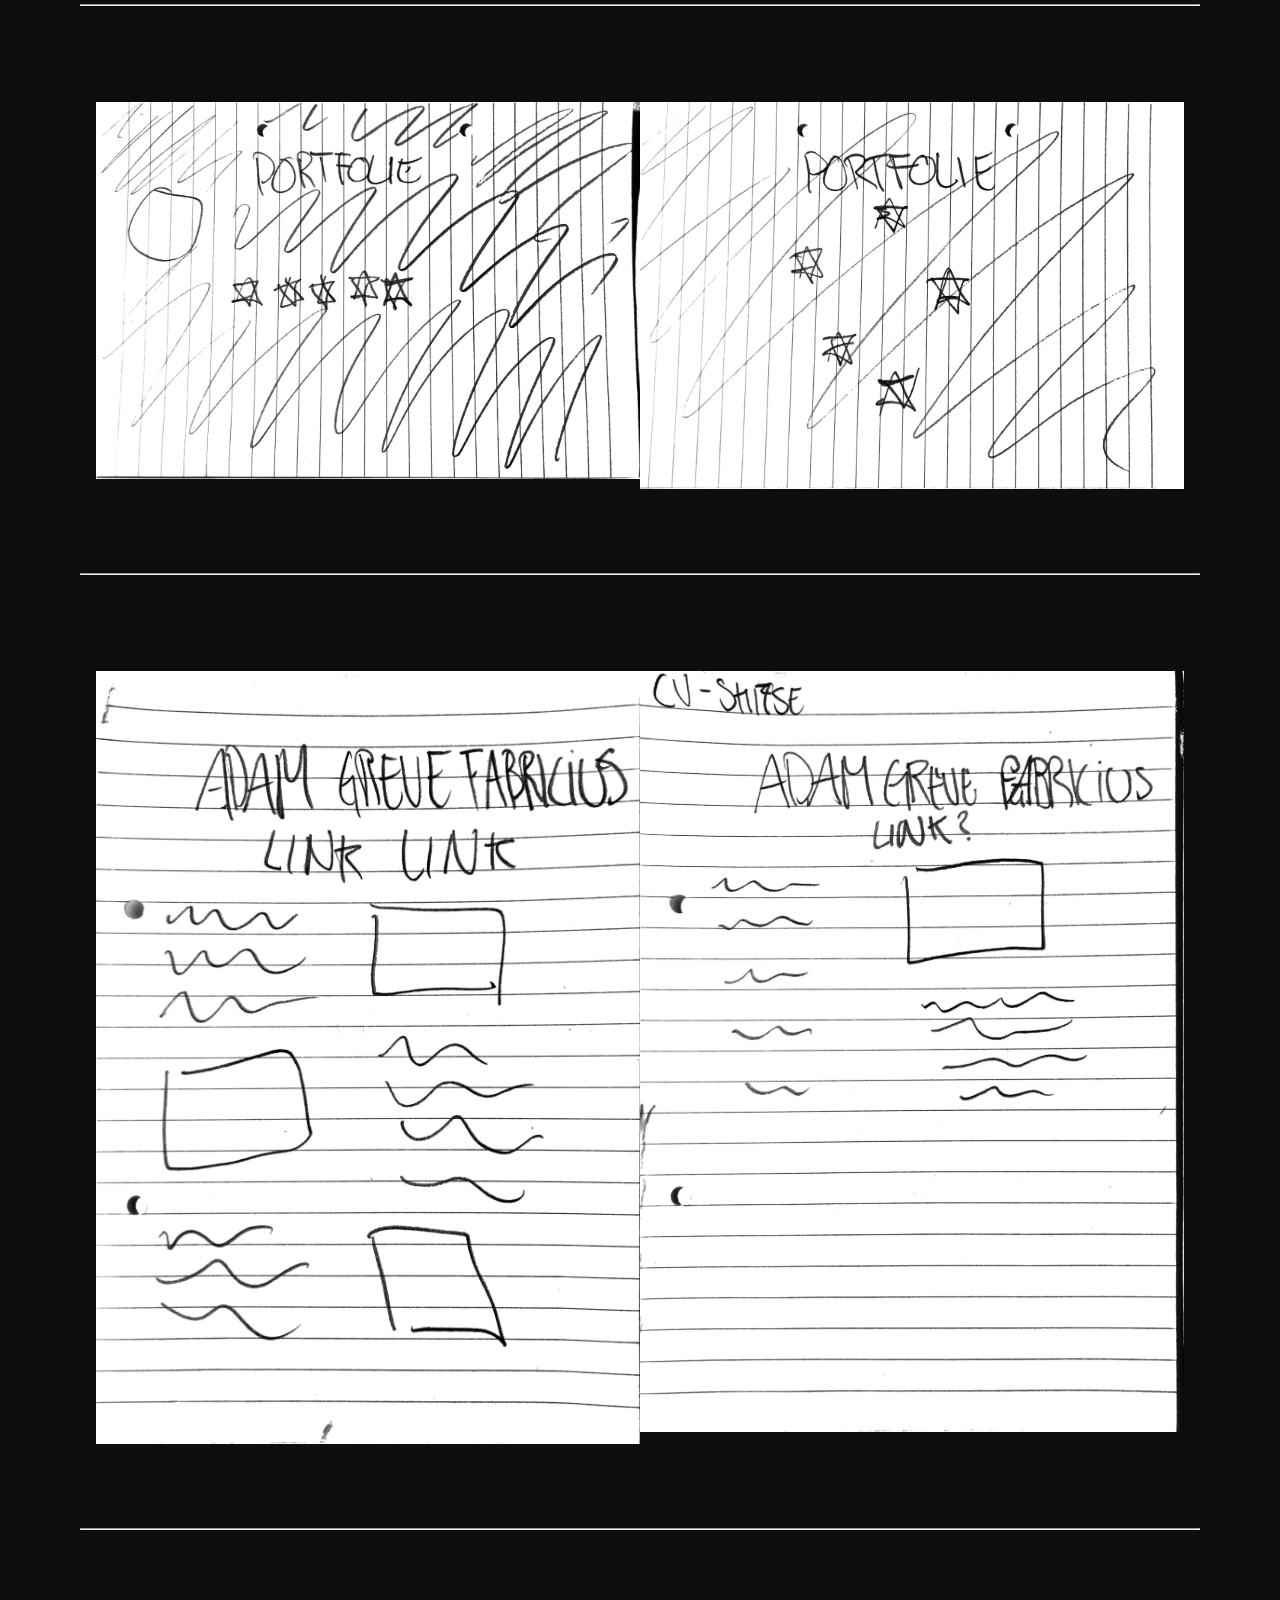
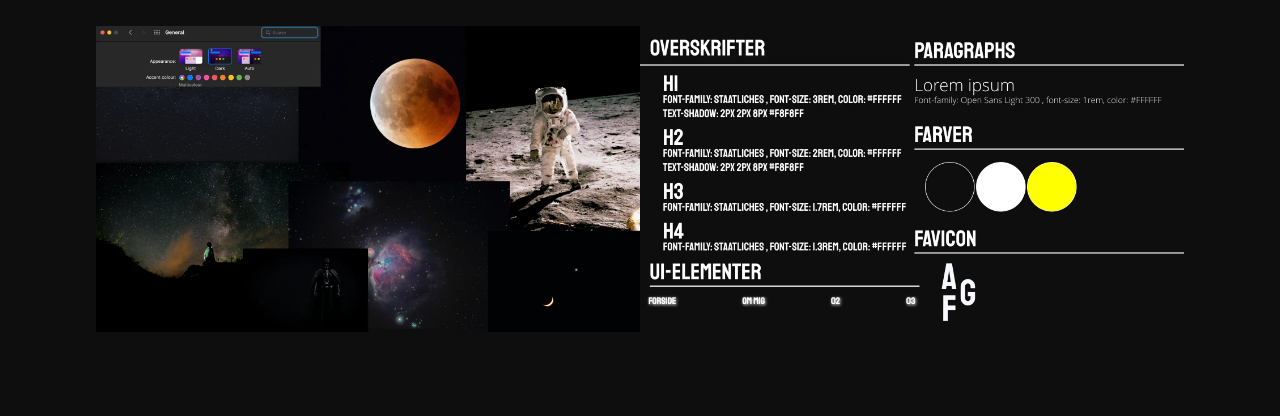
<file: 05.html>
<!DOCTYPE html>
<html lang="en">
<head>
    <meta charset="UTF-8">
    <meta http-equiv="X-UA-Compatible" content="IE=edge">
    <meta name="viewport" content="width=device-width, initial-scale=1.0">
    <link href="https://fonts.googleapis.com/css2?family=Open+Sans&family=Staatliches&display=swap" rel="stylesheet">
    <link rel="stylesheet" href="css/styles.css">
    <link rel="stylesheet" href="css/05.css">
    <title>Tema 06</title>
    <link rel="icon" type="image/svg+xml" href="billeder/favicon_portfolio.svg">
</head>
<body>
    <header>
        <nav>
            <div id="menuknap">☰</div>
            <ul id="menu" class="hidden">
                <li><a href="index.html">FORSIDE</a></li>
                <li><a href="ommig.html">OM MIG</a></li>
                <li><a href="01.html">02</a></li>
                <li><a href="02.html">03</a></li>
                <li><a href="03.html">04</a></li>
                <li><a href="04.html">05</a></li>
                <li><a href="05.html">06</a></li>
            </ul>
        </nav>
    </header>
    <main>
        <section id="section_1">
            <div class="hoved">
                <h1>PORTFOLIO</h1>
            </div>
        </section>
        <hr>
        <section id="section_2">
            <div class="tekst">
                <h3>Designproces</h3>
                <p>Mine første tanker var at jeg gerne ville lave et portfoliosite, der havde et minimalistisk udtryk samt have et mørkt tema. Jeg ville gerne gøre brug af whitespace på mit site og holde mig til få farve, hvilket i forlængelse af førnævnte gerne skulle give brugeren en overskuelig og brugervenlig oplevelse. Min designproces påbegyndte med skitsearbejde. Derefter udarbejdede jeg moodboard, styletile og wireframe, der fungerede som min guideline til at føre mine tanker og idéer om design og layout ud i livet. Det mørke tema jeg ønskede mig kommer til udtryk gennem et “rum tema”, da rummet altid har vakt en interesse hos mig. Dertil legede jeg med idéen om at gøre ‘indgangen’ til de forskellige temaer et stjernekort. Mit site er primært bestående af det samme grid layout for at holde en rød tråd gennem brugeroplevelsen.</p>
            </div>
            <div class="b_1">
                <img src="billeder/designproces.webp" alt="skitse">
            </div>
        </section>
        <hr>
        <section id="section_3">
            <div class="tekst">
                <img src="billeder/forsideskitse_1.webp" alt="skitse">
            </div>
            <div class="b_1">
                <img src="billeder/forsideskitse_2.webp" alt="skitse">
            </div>
        </section>
        <hr>
        <section id="section_4">
            <div class="b_2">
                <img src="billeder/portfolieskitse_1.webp" alt="skitse">
            </div>
            <div class="tekst_2">
                <img src="billeder/portfolieskitse_2.webp" alt="skitse">
            </div>
        </section>
        <hr>
        <section id="section_5">
            <div class="tekst_3">
                <img src="billeder/temaskitse.webp" alt="skitse">
            </div>
            <div class="b_3">
                <img src="billeder/cvskitse.webp" alt="skitse">
            </div>
        </section>
        <hr>
        <section id="section_6">
            <div class="tekst_4">
                <img src="billeder/moodboard_portfolio.webp" alt="moodboard">
            </div>
            <div class="tekst_5">
                <img src="billeder/styletile_portfolio.webp" alt="styletile">
            </div>
        </section>
    </main>
    <script src="index.js"></script>
</body>
</html>
</file>
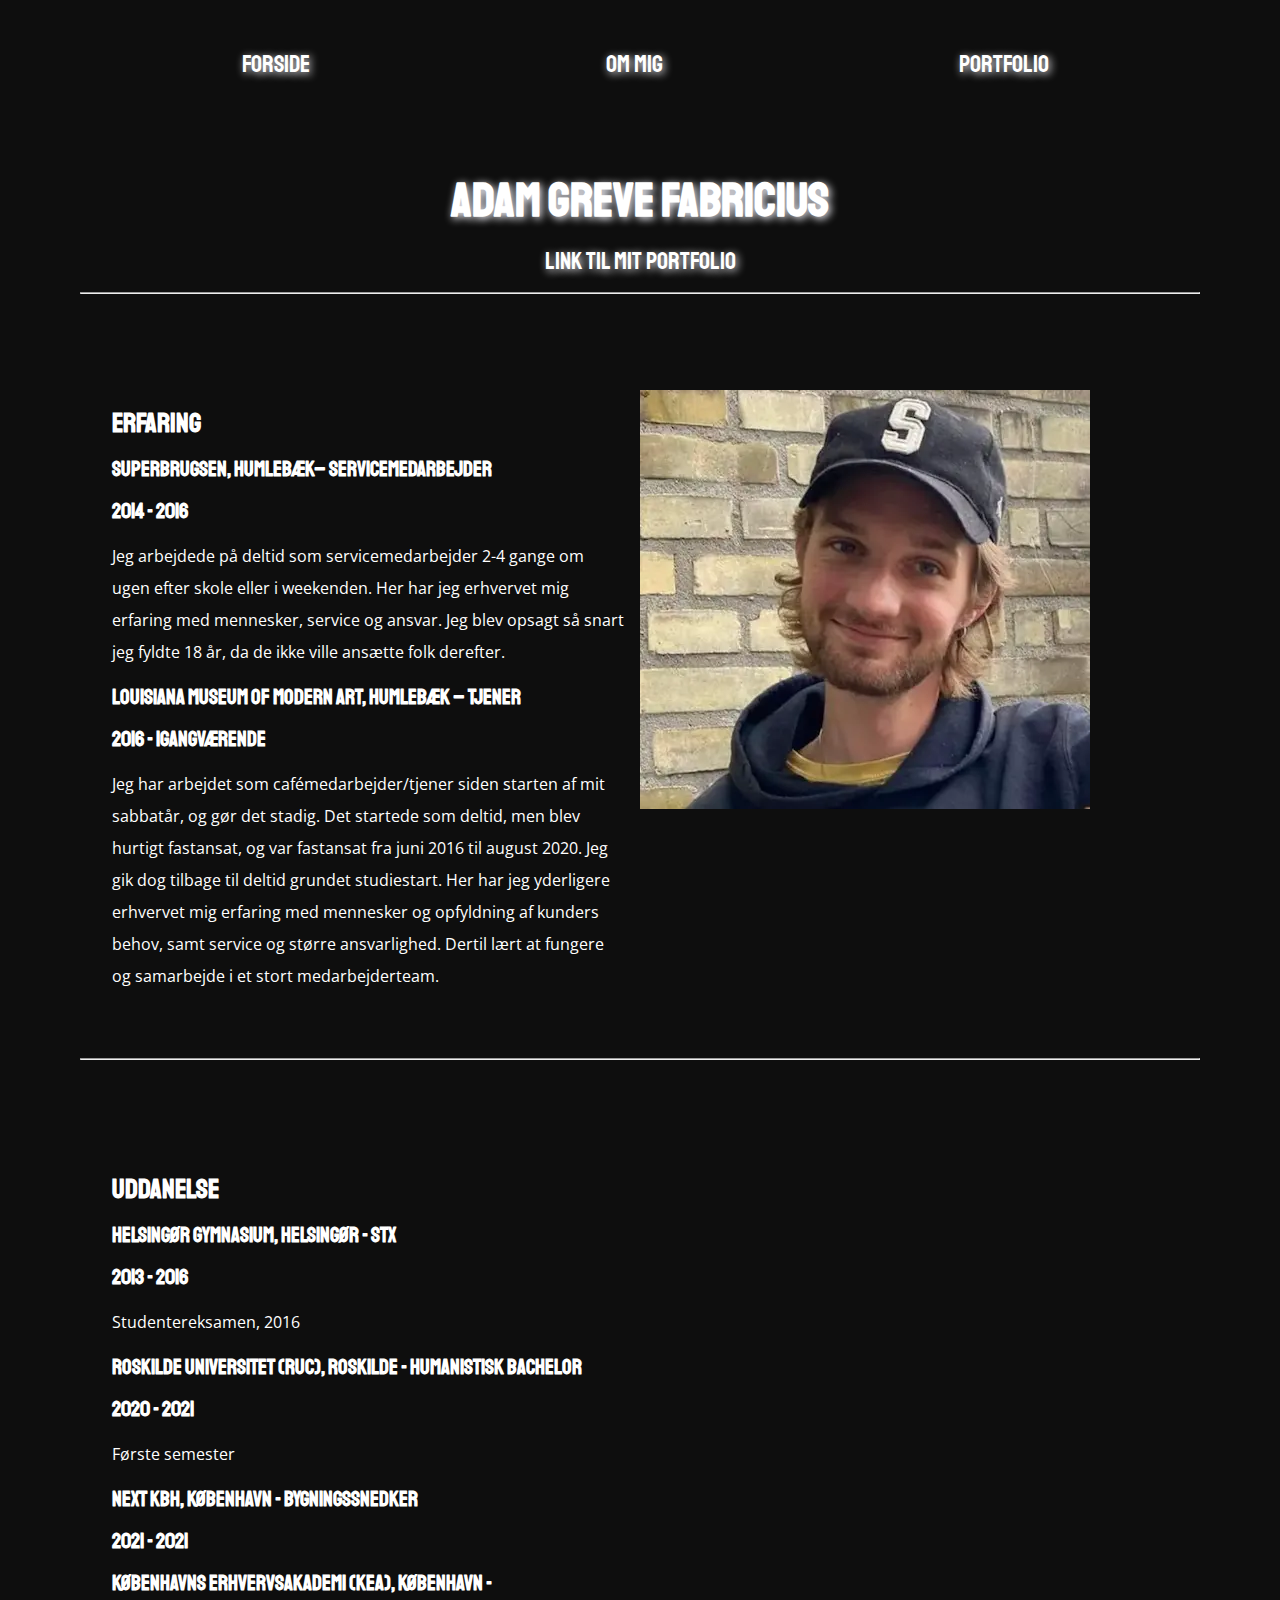
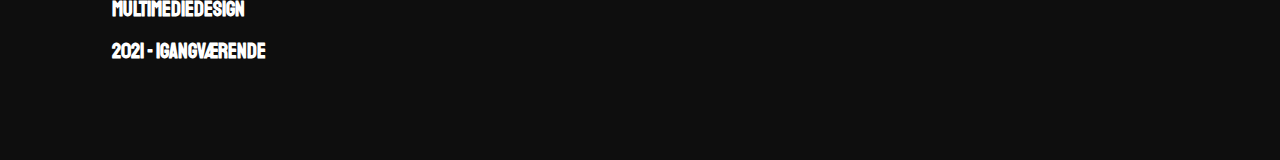
<file: ommig.html>
<!DOCTYPE html>
<html lang="en">
<head>
    <meta charset="UTF-8">
    <meta http-equiv="X-UA-Compatible" content="IE=edge">
    <meta name="viewport" content="width=device-width, initial-scale=1.0">
    <link href="https://fonts.googleapis.com/css2?family=Open+Sans:wght@300&family=Staatliches&display=swap" rel="stylesheet">
    <link rel="stylesheet" href="css/styles.css">
    <link rel="stylesheet" href="css/mig.css">
    <title>Om mig</title>
    <link rel="icon" type="image/svg+xml" href="billeder/favicon_portfolio.svg">
</head>
<body>
    <header>
        <nav>
            <div id="menuknap">☰</div>
            <ul id="menu" class="hidden">
                <li><a href="index.html">FORSIDE</a></li>
                <li><a href="ommig.html">OM MIG</a></li>
                <li><a href="portfolio.html">PORTFOLIO</a></li>
            </ul>
        </nav>
    </header>
    <main>
        <section id="section_1">
            <div class="hoved">
                <h1>ADAM GREVE FABRICIUS</h1>
            </div>
            <div class="links">
                <a href="portfolio.html">LINK TIL MIT PORTFOLIO</a>
            </div>
        </section>
        <hr>
        <section id="section_2">
            <div class="tekst">
                <h3>Erfaring</h3>
                <h4>SuperBrugsen, Humlebæk– servicemedarbejder</h4>
                <h4>2014 - 2016</h4>
                <p>Jeg arbejdede på deltid som servicemedarbejder 2-4 gange om ugen efter skole eller i weekenden. Her har jeg erhvervet mig erfaring med mennesker, service og ansvar. Jeg blev opsagt så snart jeg fyldte 18 år, da de ikke ville ansætte folk derefter.</p>
                <h4>Louisiana Museum of Modern Art, Humlebæk – tjener</h4>
                <h4>2016 - Igangværende</h4>
                <p>Jeg har arbejdet som cafémedarbejder/tjener siden starten af mit sabbatår, og gør det stadig. Det startede som deltid, men blev hurtigt fastansat, og var fastansat fra juni 2016 til august 2020. Jeg gik dog tilbage til deltid grundet studiestart. Her har jeg yderligere erhvervet mig erfaring med mennesker og opfyldning af kunders behov, samt service og større ansvarlighed. Dertil lært at fungere og samarbejde i et stort medarbejderteam.</p>
                <br>         
                <!-- <h3>Uddanelse</h3>
                <h4>Helsingør Gymnasium, Helsingør - STX</h4>
                <h4>2013 - 2016</h4>
                <p>Studentereksamen, 2016</p>
                <h4>Roskilde Universitet (RUC), Roskilde - Humanistisk Bachelor</h4>
                <h4>2020 - 2021</h4>
                <p>Første semester</p>
                <h4>NEXT KBH, København - Bygningssnedker</h4>
                <h4>2021 - 2021</h4>
                <h4>Københavns Erhvervsakademi (KEA), København - Multimediedesign</h4>
                <h4>2021 - Igangværende</h4> -->
            </div>
            <div class="b_1">
                <img src="billeder/portraet_cv_test2.webp" alt="portraet">
            </div>
        </section>
        <hr>
        <section id="section_3">
            <!-- <div class="b_2">
                <img src="billeder/08_mockup.webp" alt="mockup2">
            </div> -->
            <div class="tekst_2">
                <h3>Uddanelse</h3>
                <h4>Helsingør Gymnasium, Helsingør - STX</h4>
                <h4>2013 - 2016</h4>
                <p>Studentereksamen, 2016</p>
                <h4>Roskilde Universitet (RUC), Roskilde - Humanistisk Bachelor</h4>
                <h4>2020 - 2021</h4>
                <p>Første semester</p>
                <h4>NEXT KBH, København - Bygningssnedker</h4>
                <h4>2021 - 2021</h4>
                <h4>Københavns Erhvervsakademi (KEA), København - Multimediedesign</h4>
                <h4>2021 - Igangværende</h4>
            </div>
        </section>  
    </main>
    <script src="index.js"></script>
</body>
</html>
</file>
<file: css/styles.css>
* {
  box-sizing: border-box;
  margin: 0;
  padding: 0;
}

/* SAMME BAGGRUNDS-FARVE OG BILLEDE PÅ ALLE SIDER */

body {
  background-color: #0e0e0e;
  background-image: url(http://adamfabricius.dk/kea/06_portfolio/eksamensprojekt/billeder/baggrundsbillede.webp);
  background-size: contain;
  background-repeat: no-repeat;

  /* background-repeat: space betyder "The background-image is repeated as much as possible without clipping. The first and last image is pinned to either side of the element, and whitespace is distributed evenly between the images" */

  /* repeat eller ej og auto eller contain? */
}

/* MARGIN PÅ ALLE SIDER */

/* sørger for at der er 1 rem left og right og 5rem top, når siden er under 600px*/
main {
  margin-left: 1rem;
  margin-right: 1rem;
  margin-top: 5rem;
}

/* sørger for at der er 5rem margin på diverse, når siden er over 600px*/
@media (min-width: 600px) {
  main {
    margin-left: 5rem;
    margin-right: 5rem;
    margin-top: 5rem;
  }
}

/* HOVEDET PÅ ALLE TEMA SIDER */
#section_1 {
  display: block;
  text-align: center;
}

/* ALLE OVERSKRIFTER, PARAGRAPHS OG LINKS */

h1 {
  font-family: "Staatliches", cursive;
  font-size: 3rem;
  color: white;
  text-shadow: 2px 2px 8px ghostwhite;
}

h2 {
  font-family: "Staatliches", cursive;
  font-size: 2rem;
  color: white;
  text-shadow: 2px 2px 8px ghostwhite;
}

h3 {
  font-family: "Staatliches", cursive;
  color: white;
  font-size: 1.7rem;
}

h4 {
  font-family: "Staatliches", cursive;
  font-size: 1.3rem;
  color: white;
  /* text-shadow: 2px 2px 8px ghostwhite; */
}

p {
  display: block;
  font-family: "Open Sans", sans-serif;
  font-size: 1rem;
  line-height: 2rem;
  color: white;
  margin: 1rem;
}

.links {
  font-family: "Staatliches", cursive;
  font-size: 1.5rem;
  padding-top: 1rem;
}

/* BILLEDER OG VIDEOER */

img {
  max-width: 100%;
  height: auto;
  /* box-shadow: 1px 1px 5px 5px ghostwhite; */
}

iframe {
  max-width: 100%;
  /* box-shadow: 1px 1px 5px 5px ghostwhite; */
}

/* NAV-BAREN OG BURGERMENU */

nav {
  text-align: center;
}

li {
  list-style: none;
  padding: 1.5vh;
  margin: 30px;
}

nav ul {
  position: absolute;
  z-index: 1;
  padding-left: 0;
  padding-right: 0;
  background-color: #0e0e0e;
  width: 100%;
  height: auto;
  overflow: hidden;
}

a {
  font-size: 1.5rem;
  padding: 1rem;
  font-family: "Staatliches", cursive;
  border-right-style: none;
  color: white;
  text-shadow: 2px 2px 8px ghostwhite;
  text-decoration: none;
}

a:hover {
  color: yellow;
}

#menuknap {
  display: inline-block;
  cursor: pointer;
  padding-top: 20px;
  padding-left: 85vw;
  color: white;
}

.hidden {
  transform: translateX(-100%);
  opacity: 0;
}

#menu {
  list-style-type: none;
  transition: transform 0.3s;
  transform-origin: top left;
}

@media (min-width: 600px) {
  #menuknap {
    display: none;
  }

  #menu.hidden {
    transform: translateX(0);
    opacity: 1;
  }

  #menu li {
    display: inline-block;
  }

  html {
    scroll-behavior: smooth;
    scroll-padding-top: 30px;
  }

  header {
    position: sticky;
    top: 0;
    background-color: #0e0e0e;
    padding: 5px;
  }

  ul {
    display: flex;
    justify-content: space-evenly;
    list-style-type: none;
  }

  a {
    text-decoration: none;
    color: white;
    font-family: "Staatliches", cursive;
  }

  a:hover {
    color: yellow;
  }

  nav {
    font-family: "Staatliches", cursive;
    font-size: 1.5rem;
    text-shadow: 2px 2px 8px ghostwhite;
  }
}
</file>
<file: css/01.css>
#section_1 {
  padding-top: 5rem;
  margin: 1rem;
}

.tekst {
  padding-bottom: 1rem;
}

h3 {
  margin: 1rem;
}

@media (min-width: 600px) {
  #section_2 {
    display: grid;
    grid-template-columns: 1fr 1fr;
    padding-top: 5rem;
    margin: 1rem;
    margin-bottom: 10rem;
  }

  .tekst {
    grid-column: 1;
  }

  h3 {
    margin: 1rem;
  }
}
</file>
<file: css/02.css>
#section_1 {
  padding-top: 5rem;
  margin: 1rem;
}

.tekst {
  padding-bottom: 1rem;
}

h3 {
  margin: 1rem;
}

@media (min-width: 600px) {
  #section_2 {
    display: grid;
    grid-template-columns: 1fr 1fr;
    padding-top: 5rem;
    margin-bottom: 5rem;
  }

  .tekst {
    grid-column: 1;
  }

  h3 {
    margin: 1rem;
  }

  #section_3 {
    display: grid;
    grid-template-columns: 1fr 1fr;
    padding-top: 5rem;
    margin: 1rem;
    margin-bottom: 5rem;
  }

  #section_4 {
    display: grid;
    grid-template-columns: 1fr 1fr;
    padding-top: 5rem;
    margin: 1rem;
    margin-bottom: 5rem;
  }
}
</file>
<file: css/03.css>
#section_1 {
  padding-top: 5rem;
  margin: 1rem;
}

.tekst {
  padding-bottom: 1rem;
}

h3 {
  margin: 1rem;
}

@media (min-width: 600px) {
  #section_2 {
    display: grid;
    grid-template-columns: 1fr 1fr;
    padding-top: 5rem;
    margin-bottom: 5rem;
  }

  /* .tekst {
      grid-column: 1;
    } */

  h3 {
    margin: 1rem;
  }

  #section_3 {
    display: grid;
    grid-template-columns: 1fr 1fr;
    padding-top: 5rem;
    margin: 1rem;
    margin-bottom: 5rem;
  }
}
</file>
<file: css/04.css>
#section_1 {
  padding-top: 5rem;
  margin: 1rem;
}

.tekst {
  padding-bottom: 1rem;
}

h3 {
  margin: 1rem;
}

h4 {
  margin: 1rem;
}

.video {
  border: none;
}

@media (min-width: 600px) {
  #section_2 {
    display: grid;
    grid-template-columns: 1fr 1fr;
    padding-top: 5rem;
    margin-bottom: 10rem;
  }

  /* .tekst {
        grid-column: 1;
      } */

  h3 {
    margin: 1rem;
  }

  h4 {
    margin: 1rem;
  }

  #section_3 {
    display: grid;
    grid-template-columns: 1fr 1fr;
    padding-top: 5rem;
    margin: 1rem;
    margin-bottom: 10rem;
  }
}
</file>
<file: css/05.css>
#section_1 {
  padding-top: 5rem;
  margin: 1rem;
}

.tekst {
  padding-bottom: 1rem;
}

h3 {
  margin: 1rem;
}

@media (min-width: 600px) {
  #section_2 {
    display: grid;
    grid-template-columns: 1fr 1fr;
    padding-top: 5rem;
    margin: 1rem;
    margin-bottom: 10rem;
  }

  .tekst {
    grid-column: 1;
  }

  h3 {
    margin: 1rem;
  }

  #section_3 {
    display: grid;
    grid-template-columns: 1fr 1fr;
    padding-top: 5rem;
    margin: 1rem;
    margin-bottom: 5rem;
  }

  #section_4 {
    display: grid;
    grid-template-columns: 1fr 1fr;
    padding-top: 5rem;
    margin: 1rem;
    margin-bottom: 5rem;
  }

  #section_5 {
    display: grid;
    grid-template-columns: 1fr 1fr;
    padding-top: 5rem;
    margin: 1rem;
    margin-bottom: 5rem;
  }
  #section_6 {
    display: grid;
    grid-template-columns: 1fr 1fr;
    padding-top: 5rem;
    margin: 1rem;
    margin-bottom: 5rem;
  }
}
</file>
<file: css/mig.css>
section {
  padding-top: 5rem;
  margin: 1rem;
}

.tekst {
  padding-bottom: 1rem;
}

h3 {
  margin: 1rem;
}

h4 {
  margin: 1rem;
}

@media (min-width: 600px) {
  #section_2 {
    display: grid;
    grid-template-columns: 1fr 1fr;
    padding-top: 5rem;
    margin: 1rem;
  }

  .tekst {
    grid-column: 1;
  }

  h3 {
    margin: 1rem;
  }

  h4 {
    margin: 1rem;
  }
  #section_3 {
    display: grid;
    grid-template-columns: 1fr 1fr;
    padding-top: 5rem;
    margin: 1rem;
    margin-bottom: 5rem;
  }
}
</file>
